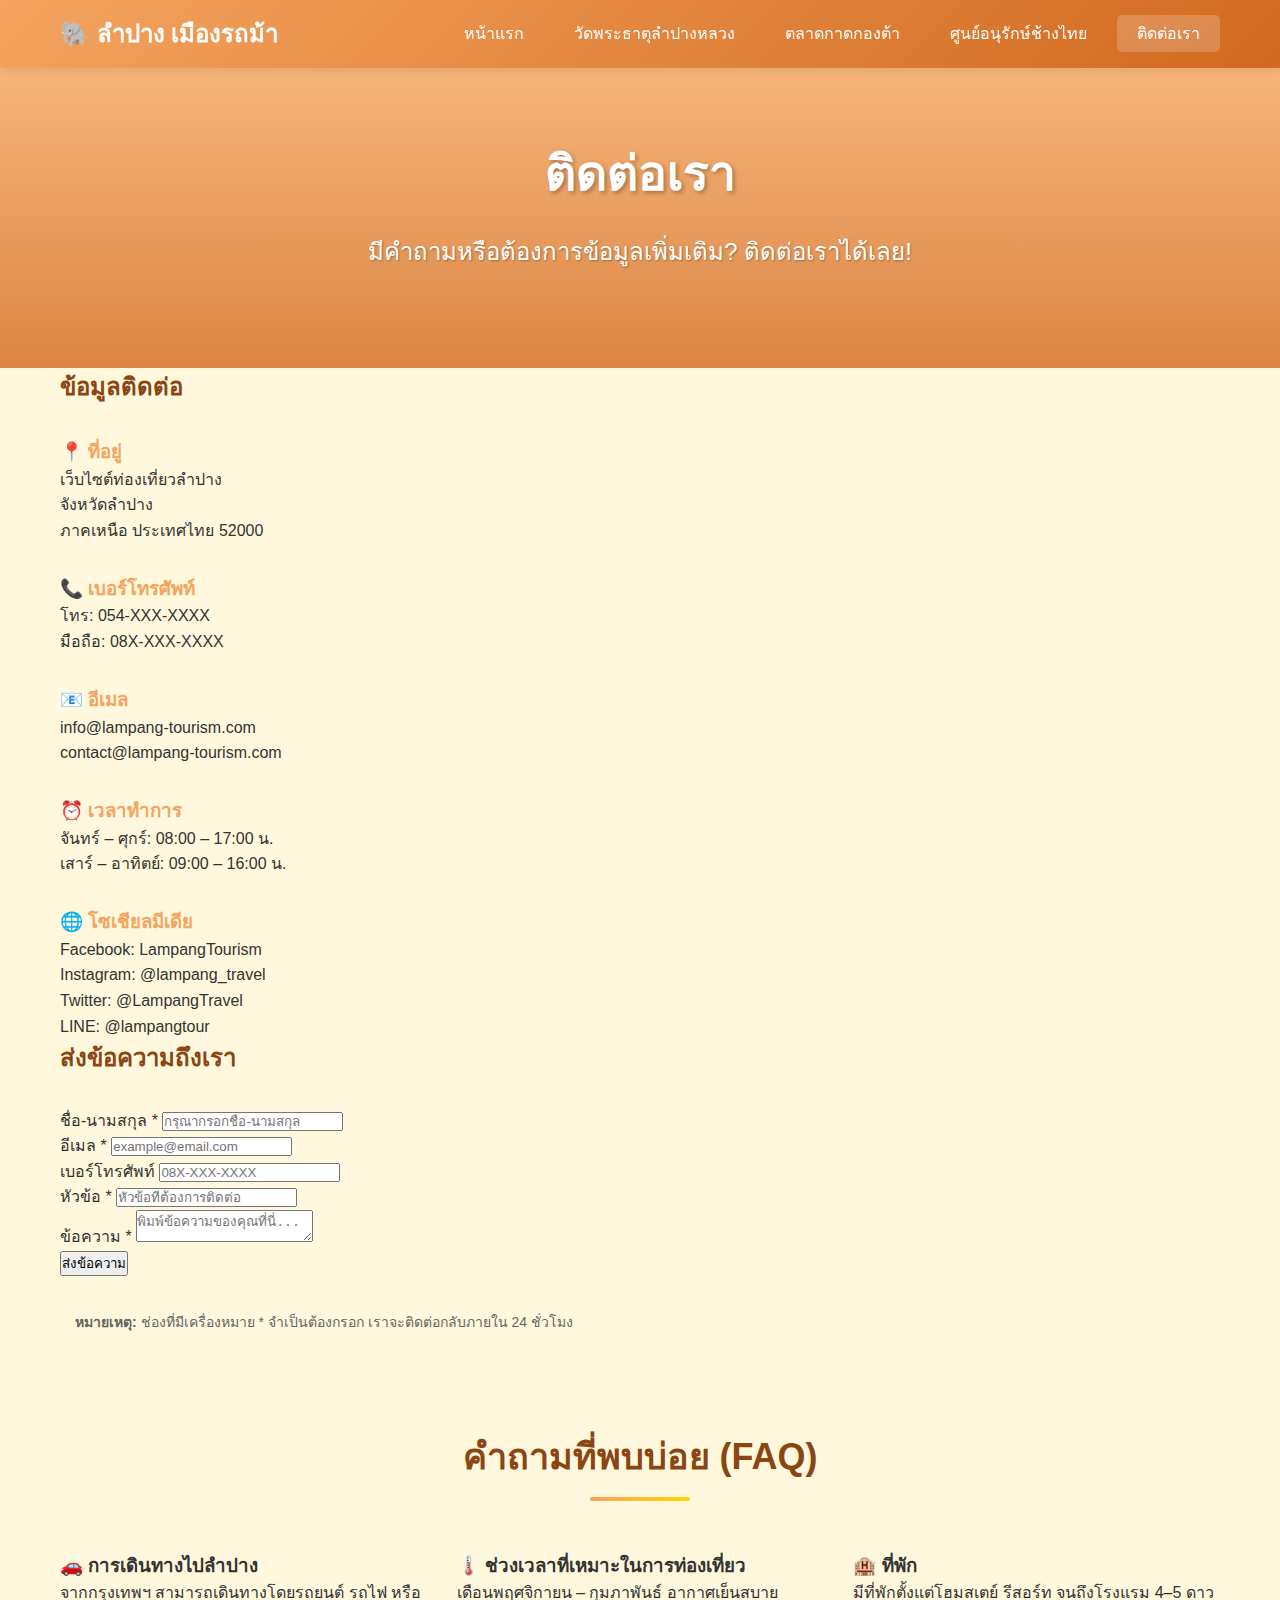
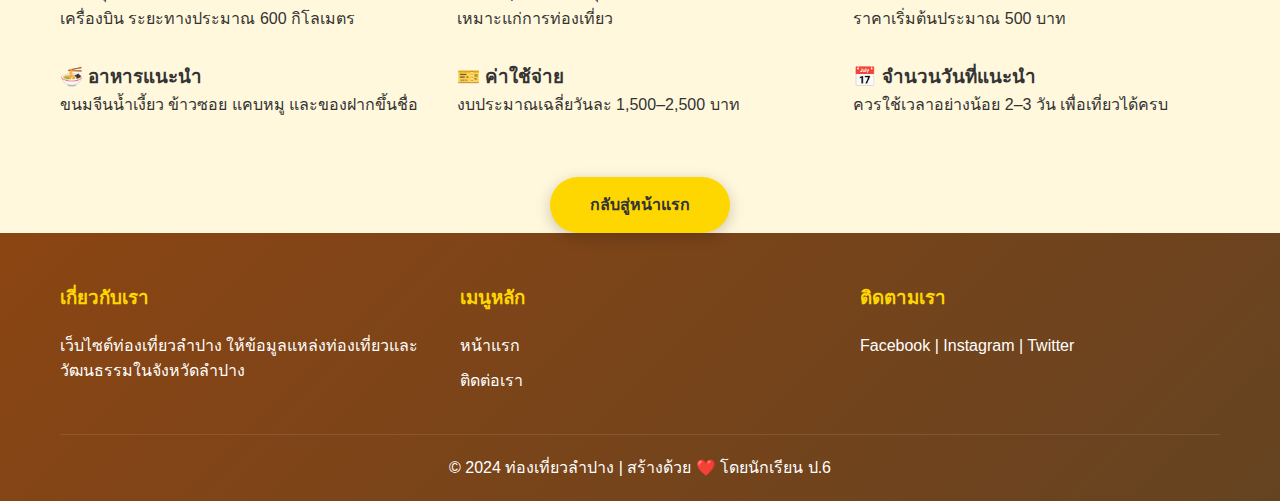
<file: contact.html>
<!DOCTYPE html>
<html lang="th">
<head>
    <meta charset="UTF-8">
    <meta name="viewport" content="width=device-width, initial-scale=1.0">
    <title>ติดต่อเรา - ท่องเที่ยวลำปาง</title>
    <link rel="stylesheet" href="styles.css">
</head>

<body>

<!-- Header และ Navigation -->
<header>
    <div class="container">
        <div class="logo">
            <h1>🐘 ลำปาง เมืองรถม้า</h1>
        </div>
        <nav>
            <ul>
                <li><a href="index.html">หน้าแรก</a></li>
                <li><a href="wat-phra-that.html">วัดพระธาตุลำปางหลวง</a></li>
                <li><a href="kad-kong-ta.html">ตลาดกาดกองต้า</a></li>
                <li><a href="elephant-center.html">ศูนย์อนุรักษ์ช้างไทย</a></li>
                <li><a href="contact.html" class="active">ติดต่อเรา</a></li>
            </ul>
        </nav>
    </div>
</header>

<!-- Hero Section -->
<section class="hero" style="height:300px; background-image: linear-gradient(rgba(244,164,96,0.8), rgba(210,105,30,0.8)), url('https://images.unsplash.com/photo-1423666639041-f56000c27a9a?w=1600&h=400&fit=crop');">
    <div class="hero-content">
        <h2>ติดต่อเรา</h2>
        <p>มีคำถามหรือต้องการข้อมูลเพิ่มเติม? ติดต่อเราได้เลย!</p>
    </div>
</section>

<!-- Contact Section -->
<section class="contact-section">
    <div class="container">
        <div class="contact-container">

            <!-- ข้อมูลติดต่อ -->
            <div class="contact-info">
                <h2 style="color:#8B4513; margin-bottom:30px;">ข้อมูลติดต่อ</h2>

                <div style="margin-bottom:30px;">
                    <h3 style="color:#F4A460;">📍 ที่อยู่</h3>
                    <p>
                        เว็บไซต์ท่องเที่ยวลำปาง<br>
                        จังหวัดลำปาง<br>
                        ภาคเหนือ ประเทศไทย 52000
                    </p>
                </div>

                <div style="margin-bottom:30px;">
                    <h3 style="color:#F4A460;">📞 เบอร์โทรศัพท์</h3>
                    <p>
                        โทร: 054-XXX-XXXX<br>
                        มือถือ: 08X-XXX-XXXX
                    </p>
                </div>

                <div style="margin-bottom:30px;">
                    <h3 style="color:#F4A460;">📧 อีเมล</h3>
                    <p>
                        info@lampang-tourism.com<br>
                        contact@lampang-tourism.com
                    </p>
                </div>

                <div style="margin-bottom:30px;">
                    <h3 style="color:#F4A460;">⏰ เวลาทำการ</h3>
                    <p>
                        จันทร์ – ศุกร์: 08:00 – 17:00 น.<br>
                        เสาร์ – อาทิตย์: 09:00 – 16:00 น.
                    </p>
                </div>

                <div>
                    <h3 style="color:#F4A460;">🌐 โซเชียลมีเดีย</h3>
                    <p>
                        Facebook: LampangTourism<br>
                        Instagram: @lampang_travel<br>
                        Twitter: @LampangTravel<br>
                        LINE: @lampangtour
                    </p>
                </div>
            </div>

            <!-- ฟอร์มติดต่อ -->
            <div class="contact-form">
                <h2 style="color:#8B4513; margin-bottom:30px;">ส่งข้อความถึงเรา</h2>

                <form>
                    <div class="form-group">
                        <label for="name">ชื่อ-นามสกุล *</label>
                        <input type="text" id="name" name="name" required placeholder="กรุณากรอกชื่อ-นามสกุล">
                    </div>

                    <div class="form-group">
                        <label for="email">อีเมล *</label>
                        <input type="email" id="email" name="email" required placeholder="example@email.com">
                    </div>

                    <div class="form-group">
                        <label for="phone">เบอร์โทรศัพท์</label>
                        <input type="tel" id="phone" name="phone" placeholder="08X-XXX-XXXX">
                    </div>

                    <div class="form-group">
                        <label for="subject">หัวข้อ *</label>
                        <input type="text" id="subject" name="subject" required placeholder="หัวข้อที่ต้องการติดต่อ">
                    </div>

                    <div class="form-group">
                        <label for="message">ข้อความ *</label>
                        <textarea id="message" name="message" required placeholder="พิมพ์ข้อความของคุณที่นี่..."></textarea>
                    </div>

                    <button type="submit" class="submit-btn">ส่งข้อความ</button>
                </form>

                <div style="margin-top:20px; padding:15px; background:#FFF8DC; border-radius:5px;">
                    <p style="font-size:14px; color:#666; margin:0;">
                        <strong>หมายเหตุ:</strong> ช่องที่มีเครื่องหมาย * จำเป็นต้องกรอก  
                        เราจะติดต่อกลับภายใน 24 ชั่วโมง
                    </p>
                </div>
            </div>

        </div>

        <!-- FAQ -->
        <div style="margin-top:80px;">
            <h2 class="section-title">คำถามที่พบบ่อย (FAQ)</h2>

            <div style="display:grid; grid-template-columns:repeat(auto-fit, minmax(300px,1fr)); gap:30px;">

                <div class="faq-box">
                    <h3>🚗 การเดินทางไปลำปาง</h3>
                    <p>จากกรุงเทพฯ สามารถเดินทางโดยรถยนต์ รถไฟ หรือเครื่องบิน ระยะทางประมาณ 600 กิโลเมตร</p>
                </div>

                <div class="faq-box">
                    <h3>🌡️ ช่วงเวลาที่เหมาะในการท่องเที่ยว</h3>
                    <p>เดือนพฤศจิกายน – กุมภาพันธ์ อากาศเย็นสบาย เหมาะแก่การท่องเที่ยว</p>
                </div>

                <div class="faq-box">
                    <h3>🏨 ที่พัก</h3>
                    <p>มีที่พักตั้งแต่โฮมสเตย์ รีสอร์ท จนถึงโรงแรม 4–5 ดาว ราคาเริ่มต้นประมาณ 500 บาท</p>
                </div>

                <div class="faq-box">
                    <h3>🍜 อาหารแนะนำ</h3>
                    <p>ขนมจีนน้ำเงี้ยว ข้าวซอย แคบหมู และของฝากขึ้นชื่อ</p>
                </div>

                <div class="faq-box">
                    <h3>🎫 ค่าใช้จ่าย</h3>
                    <p>งบประมาณเฉลี่ยวันละ 1,500–2,500 บาท</p>
                </div>

                <div class="faq-box">
                    <h3>📅 จำนวนวันที่แนะนำ</h3>
                    <p>ควรใช้เวลาอย่างน้อย 2–3 วัน เพื่อเที่ยวได้ครบ</p>
                </div>

            </div>
        </div>

        <!-- ปุ่มกลับ -->
        <div style="margin-top:60px; text-align:center;">
            <a href="index.html" class="btn">กลับสู่หน้าแรก</a>
        </div>

    </div>
</section>

<!-- Footer -->
<footer>
    <div class="container">
        <div class="footer-content">

            <div class="footer-section">
                <h3>เกี่ยวกับเรา</h3>
                <p>เว็บไซต์ท่องเที่ยวลำปาง ให้ข้อมูลแหล่งท่องเที่ยวและวัฒนธรรมในจังหวัดลำปาง</p>
            </div>

            <div class="footer-section">
                <h3>เมนูหลัก</h3>
                <ul>
                    <li><a href="index.html">หน้าแรก</a></li>
                    <li><a href="contact.html">ติดต่อเรา</a></li>
                </ul>
            </div>

            <div class="footer-section">
                <h3>ติดตามเรา</h3>
                <p>Facebook | Instagram | Twitter</p>
            </div>

        </div>

        <div class="footer-bottom">
            <p>&copy; 2024 ท่องเที่ยวลำปาง | สร้างด้วย ❤️ โดยนักเรียน ป.6</p>
        </div>
    </div>
</footer>

</body>
</html>
</file>
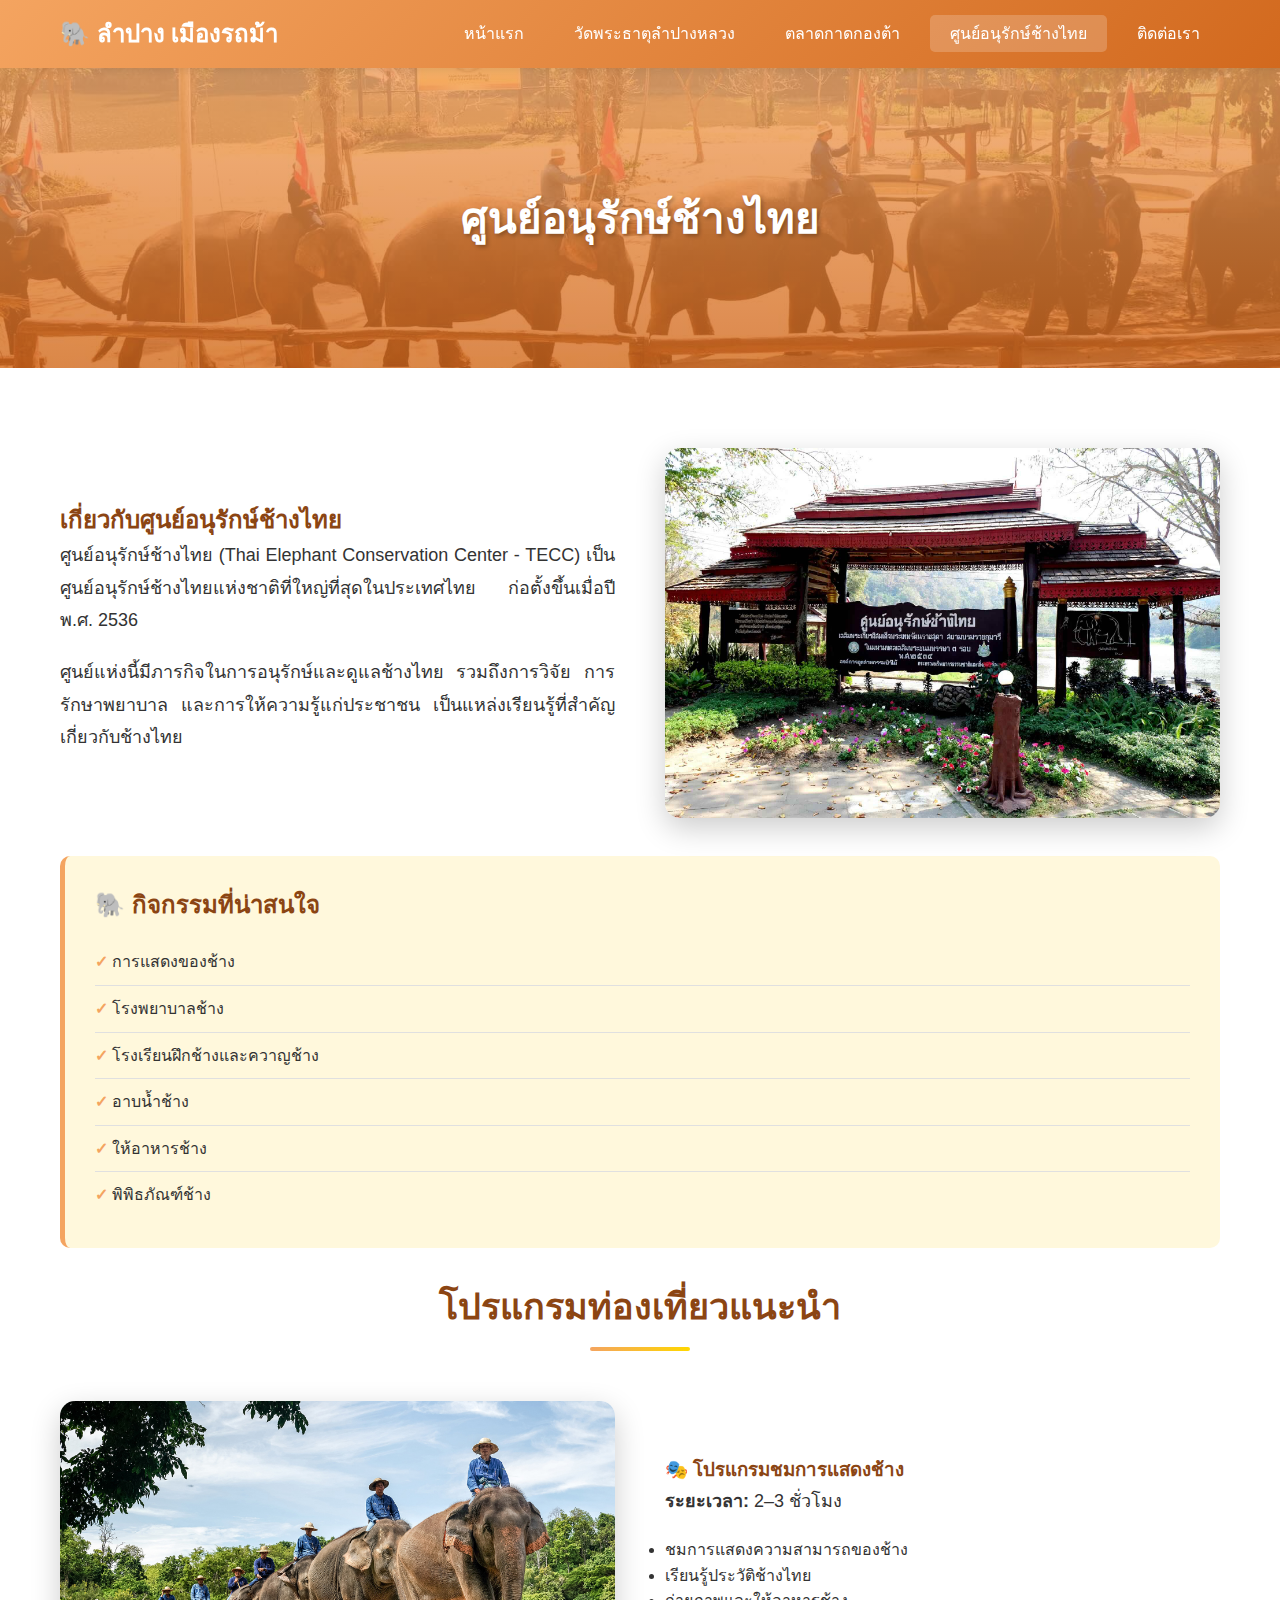
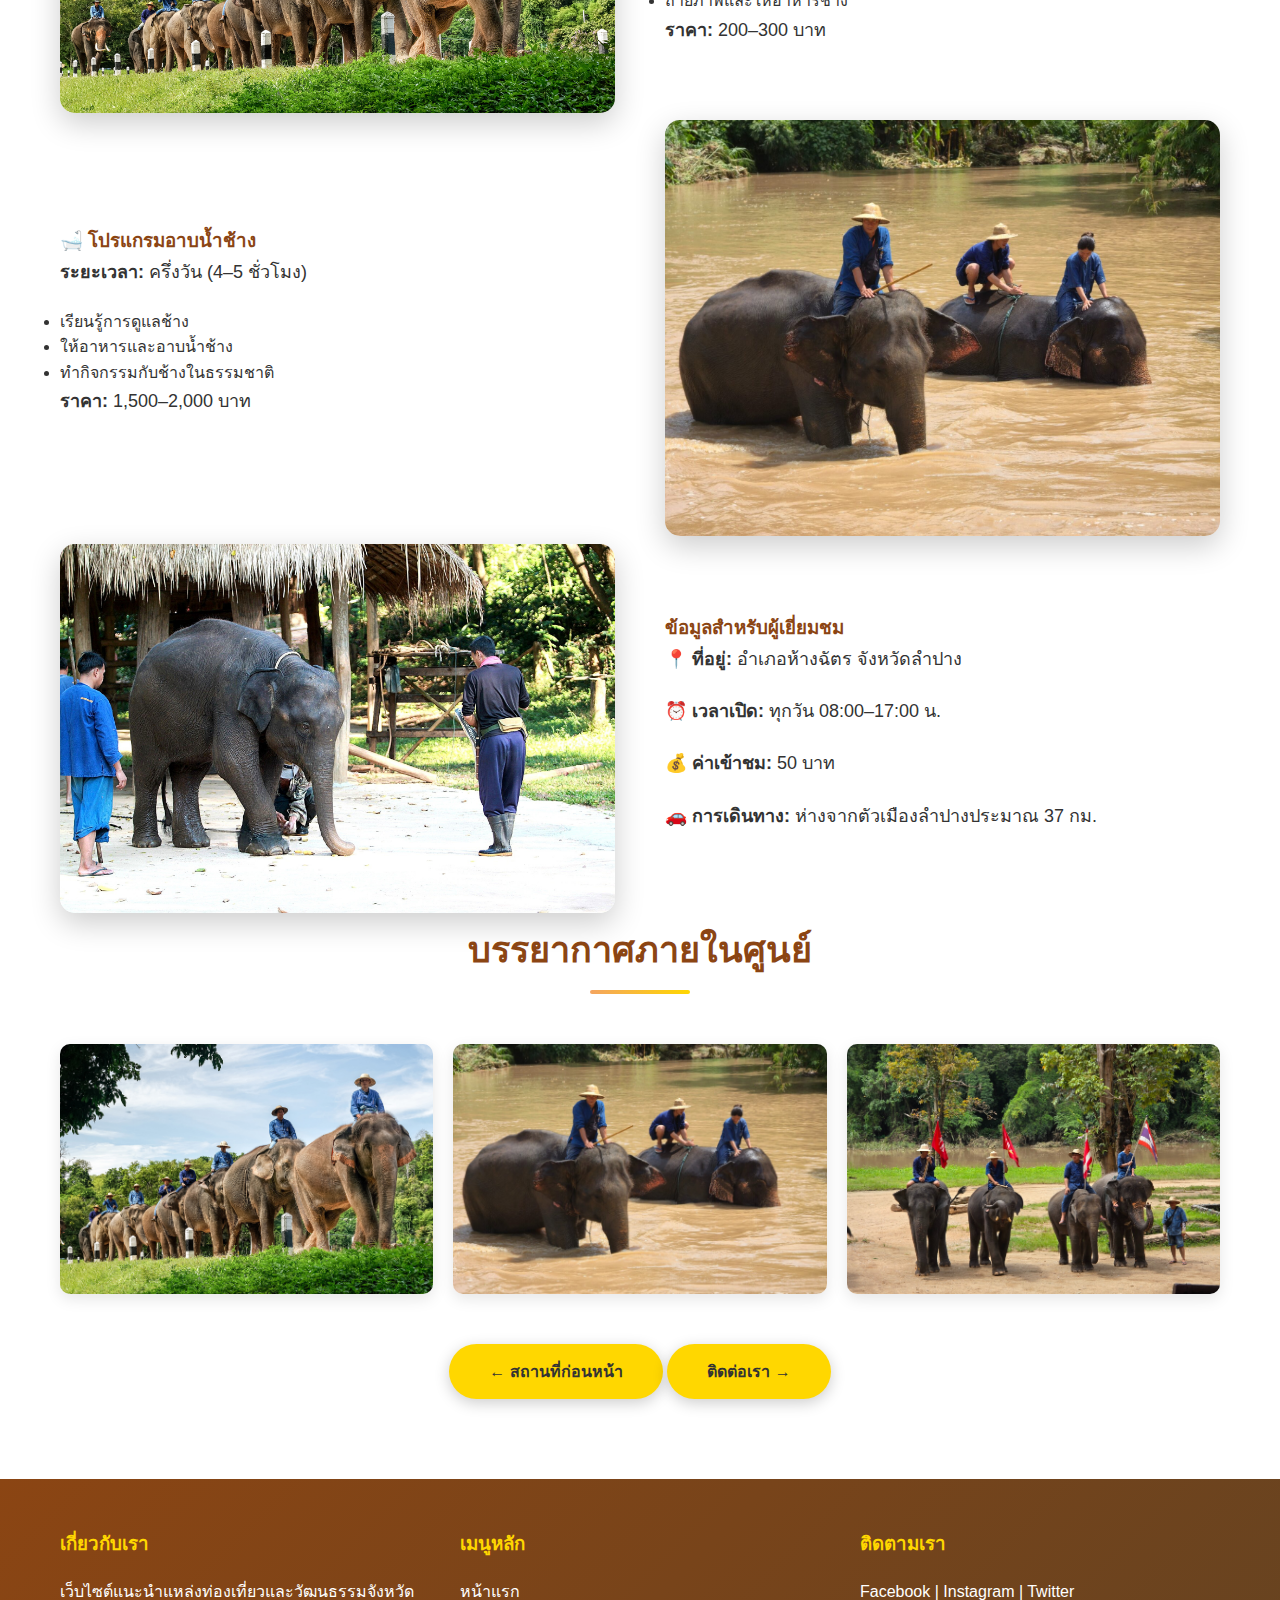
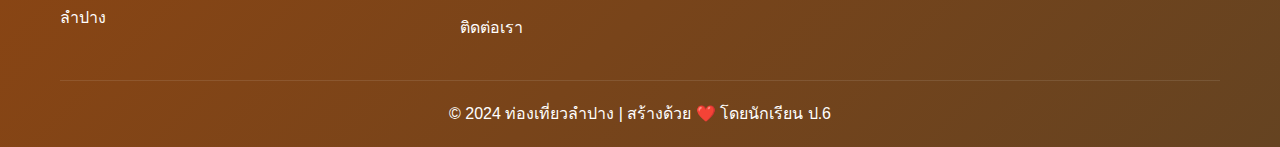
<file: elephant-center.html>
<!DOCTYPE html>
<html lang="th">
<head>
    <meta charset="UTF-8">
    <meta name="viewport" content="width=device-width, initial-scale=1.0">
    <title>ศูนย์อนุรักษ์ช้างไทย - ท่องเที่ยวลำปาง</title>
    <link rel="stylesheet" href="styles.css">
</head>

<body>

<!-- Header และ Navigation -->
<header>
    <div class="container">
        <div class="logo">
            <h1>🐘 ลำปาง เมืองรถม้า</h1>
        </div>
        <nav>
            <ul>
                <li><a href="index.html">หน้าแรก</a></li>
                <li><a href="wat-phra-that.html">วัดพระธาตุลำปางหลวง</a></li>
                <li><a href="kad-kong-ta.html">ตลาดกาดกองต้า</a></li>
                <li><a href="elephant-center.html" class="active">ศูนย์อนุรักษ์ช้างไทย</a></li>
                <li><a href="contact.html">ติดต่อเรา</a></li>
            </ul>
        </nav>
    </div>
</header>

<!-- Hero -->
<section class="detail-hero"
    style="background-image: linear-gradient(rgba(244,164,96,0.8), rgba(210,105,30,0.8)), url('images/changthai0.jpeg');">
    <h2>ศูนย์อนุรักษ์ช้างไทย</h2>
</section>

<!-- เนื้อหา -->
<section class="detail-content">
    <div class="container">

        <div class="content-wrapper">
            <div class="content-text">
                <h2 style="color:#8B4513;">เกี่ยวกับศูนย์อนุรักษ์ช้างไทย</h2>
                <p>
                    ศูนย์อนุรักษ์ช้างไทย (Thai Elephant Conservation Center - TECC)
                    เป็นศูนย์อนุรักษ์ช้างไทยแห่งชาติที่ใหญ่ที่สุดในประเทศไทย
                    ก่อตั้งขึ้นเมื่อปี พ.ศ. 2536
                </p>
                <p>
                    ศูนย์แห่งนี้มีภารกิจในการอนุรักษ์และดูแลช้างไทย
                    รวมถึงการวิจัย การรักษาพยาบาล
                    และการให้ความรู้แก่ประชาชน
                    เป็นแหล่งเรียนรู้ที่สำคัญเกี่ยวกับช้างไทย
                </p>
            </div>

            <div class="content-image">
                <img src="images/changthai01.jpeg" alt="ศูนย์อนุรักษ์ช้างไทย">
            </div>
        </div>

        <!-- กิจกรรม -->
        <div class="info-box">
            <h3>🐘 กิจกรรมที่น่าสนใจ</h3>
            <ul>
                <li>การแสดงของช้าง</li>
                <li>โรงพยาบาลช้าง</li>
                <li>โรงเรียนฝึกช้างและควาญช้าง</li>
                <li>อาบน้ำช้าง</li>
                <li>ให้อาหารช้าง</li>
                <li>พิพิธภัณฑ์ช้าง</li>
            </ul>
        </div>

        <!-- โปรแกรมแนะนำ -->
        <h2 class="section-title">โปรแกรมท่องเที่ยวแนะนำ</h2>

        <div class="content-wrapper">
            <div class="content-image">
                <img src="images/changthai1.jpg" alt="การแสดงช้าง">
            </div>
            <div class="content-text">
                <h3 style="color:#8B4513;">🎭 โปรแกรมชมการแสดงช้าง</h3>
                <p><strong>ระยะเวลา:</strong> 2–3 ชั่วโมง</p>
                <ul>
                    <li>ชมการแสดงความสามารถของช้าง</li>
                    <li>เรียนรู้ประวัติช้างไทย</li>
                    <li>ถ่ายภาพและให้อาหารช้าง</li>
                </ul>
                <p><strong>ราคา:</strong> 200–300 บาท</p>
            </div>
        </div>

        <div class="content-wrapper">
            <div class="content-text">
                <h3 style="color:#8B4513;">🛁 โปรแกรมอาบน้ำช้าง</h3>
                <p><strong>ระยะเวลา:</strong> ครึ่งวัน (4–5 ชั่วโมง)</p>
                <ul>
                    <li>เรียนรู้การดูแลช้าง</li>
                    <li>ให้อาหารและอาบน้ำช้าง</li>
                    <li>ทำกิจกรรมกับช้างในธรรมชาติ</li>
                </ul>
                <p><strong>ราคา:</strong> 1,500–2,000 บาท</p>
            </div>
            <div class="content-image">
                <img src="images/changthai2.jpg" alt="อาบน้ำช้าง">
            </div>
        </div>

        <!-- ข้อมูลผู้เข้าชม -->
        <div class="content-wrapper">
            <div class="content-image">
                <img src="images/changthai6.jpg" alt="ช้างน้อย">
            </div>
            <div class="content-text">
                <h3 style="color:#8B4513;">ข้อมูลสำหรับผู้เยี่ยมชม</h3>
                <p><strong>📍 ที่อยู่:</strong> อำเภอห้างฉัตร จังหวัดลำปาง</p>
                <p><strong>⏰ เวลาเปิด:</strong> ทุกวัน 08:00–17:00 น.</p>
                <p><strong>💰 ค่าเข้าชม:</strong> 50 บาท</p>
                <p><strong>🚗 การเดินทาง:</strong> ห่างจากตัวเมืองลำปางประมาณ 37 กม.</p>
            </div>
        </div>

        <!-- แกลเลอรี -->
        <h2 class="section-title">บรรยากาศภายในศูนย์</h2>
        <div class="gallery">
            <img src="images/changthai1.jpg" alt="ช้าง 1">
            <img src="images/changthai2.jpg" alt="ช้าง 2">
            <img src="images/changthai3.jpg" alt="ช้าง 3">
        </div>

        <!-- ปุ่มนำทาง -->
        <div style="text-align:center; margin-top:50px;">
            <a href="kad-kong-ta.html" class="btn">← สถานที่ก่อนหน้า</a>
            <a href="contact.html" class="btn">ติดต่อเรา →</a>
        </div>

    </div>
</section>

<!-- Footer -->
<footer>
    <div class="container">
        <div class="footer-content">
            <div class="footer-section">
                <h3>เกี่ยวกับเรา</h3>
                <p>เว็บไซต์แนะนำแหล่งท่องเที่ยวและวัฒนธรรมจังหวัดลำปาง</p>
            </div>
            <div class="footer-section">
                <h3>เมนูหลัก</h3>
                <ul>
                    <li><a href="index.html">หน้าแรก</a></li>
                    <li><a href="contact.html">ติดต่อเรา</a></li>
                </ul>
            </div>
            <div class="footer-section">
                <h3>ติดตามเรา</h3>
                <p>Facebook | Instagram | Twitter</p>
            </div>
        </div>
        <div class="footer-bottom">
            <p>&copy; 2024 ท่องเที่ยวลำปาง | สร้างด้วย ❤️ โดยนักเรียน ป.6</p>
        </div>
    </div>
</footer>

</body>
</html>
</file>
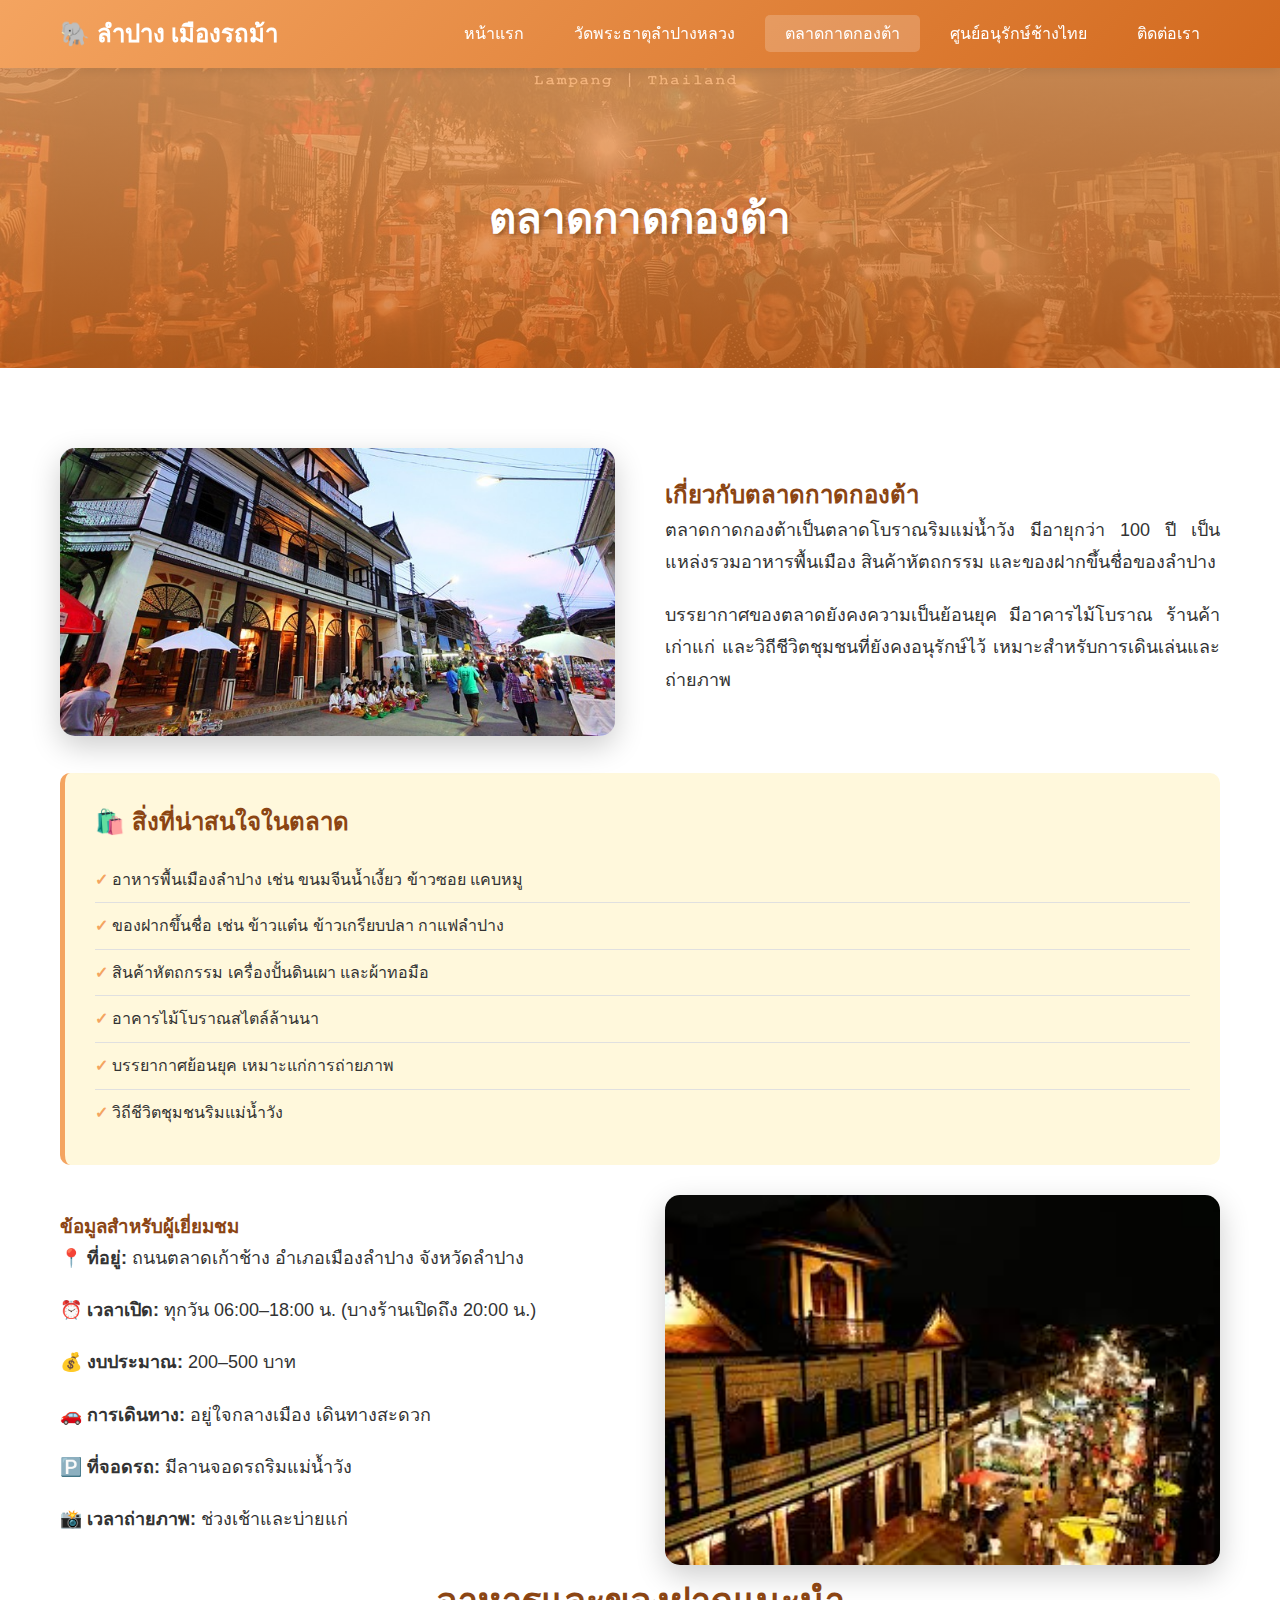
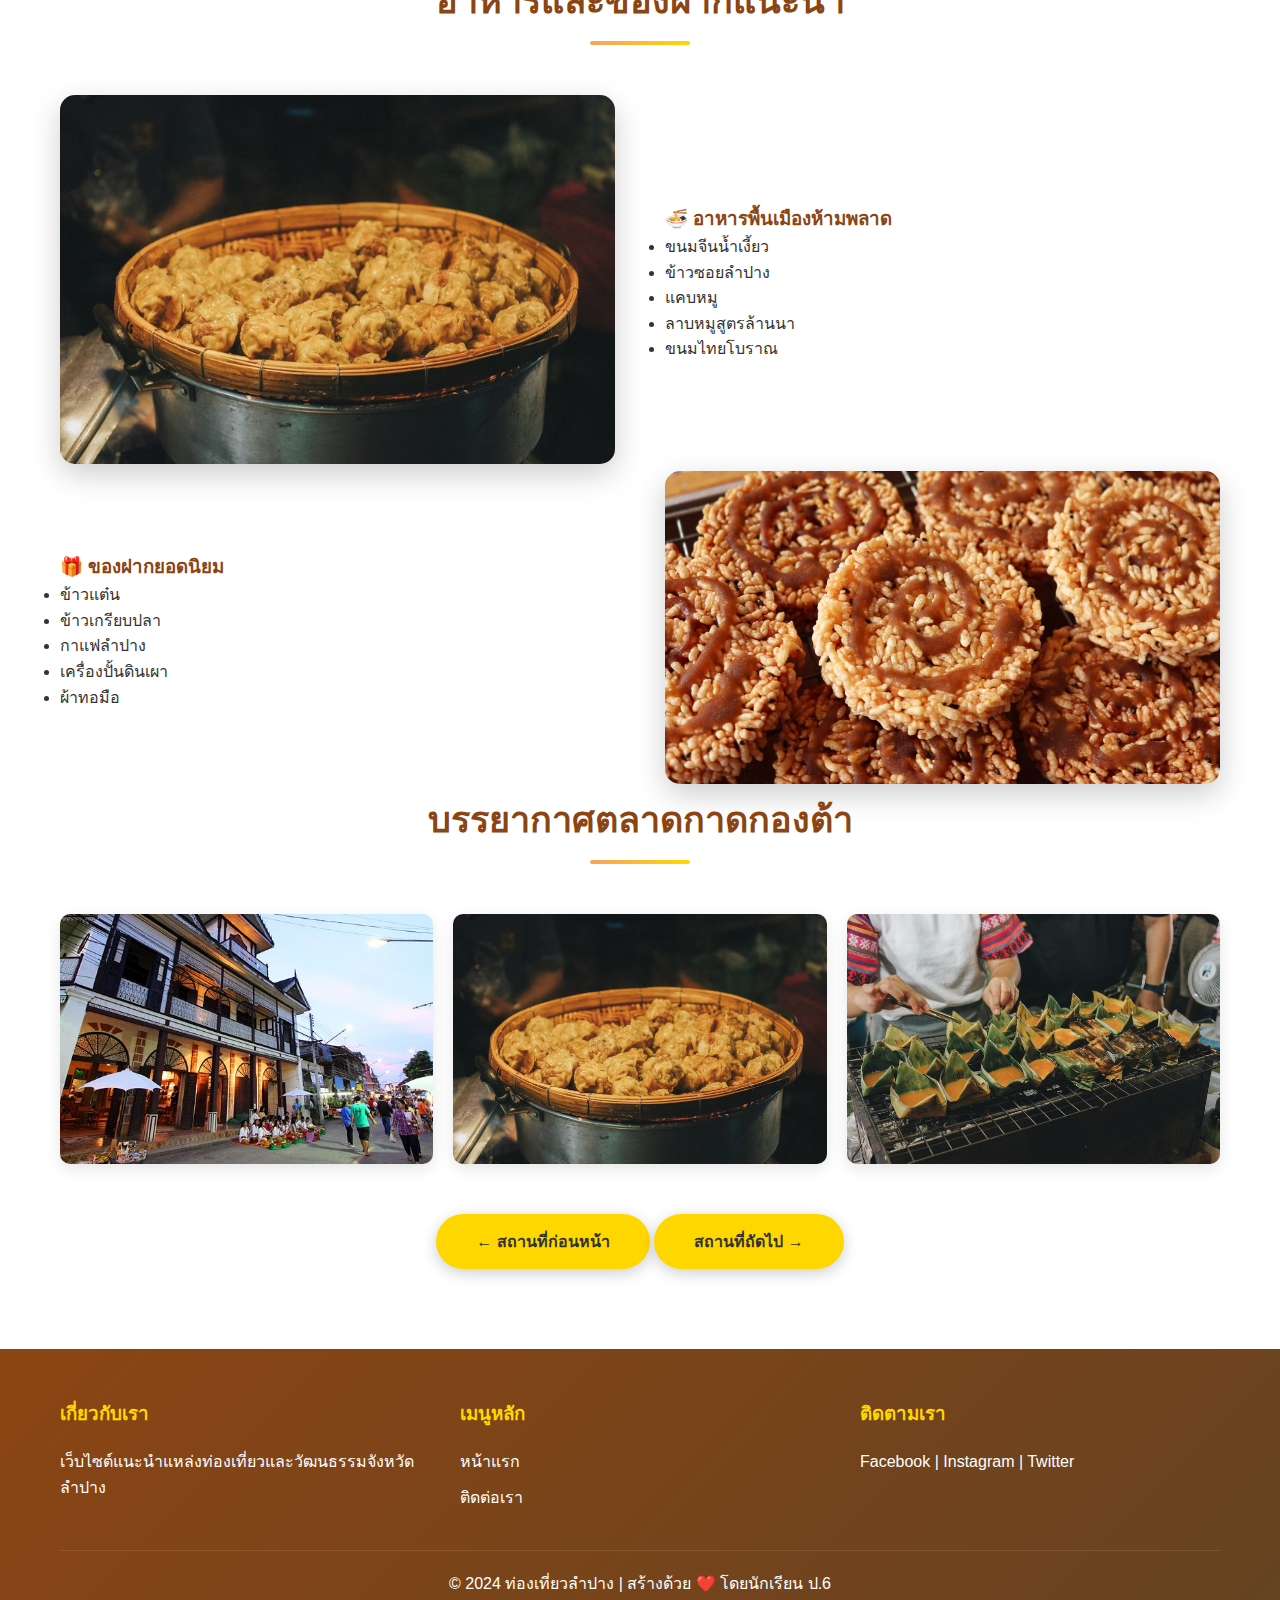
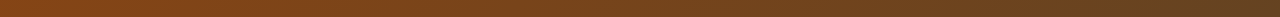
<file: kad-kong-ta.html>
<!DOCTYPE html>
<html lang="th">
<head>
    <meta charset="UTF-8">
    <meta name="viewport" content="width=device-width, initial-scale=1.0">
    <title>ตลาดกาดกองต้า - ท่องเที่ยวลำปาง</title>
    <link rel="stylesheet" href="styles.css">
</head>

<body>

<!-- Header และ Navigation -->
<header>
    <div class="container">
        <div class="logo">
            <h1>🐘 ลำปาง เมืองรถม้า</h1>
        </div>
        <nav>
            <ul>
                <li><a href="index.html">หน้าแรก</a></li>
                <li><a href="wat-phra-that.html">วัดพระธาตุลำปางหลวง</a></li>
                <li><a href="kad-kong-ta.html" class="active">ตลาดกาดกองต้า</a></li>
                <li><a href="elephant-center.html">ศูนย์อนุรักษ์ช้างไทย</a></li>
                <li><a href="contact.html">ติดต่อเรา</a></li>
            </ul>
        </nav>
    </div>
</header>

<!-- Hero -->
<section class="detail-hero"
    style="background-image: linear-gradient(rgba(244,164,96,0.8), rgba(210,105,30,0.8)), url('images/coverkongtamarket.jpg');">
    <h2>ตลาดกาดกองต้า</h2>
</section>

<!-- เนื้อหา -->
<section class="detail-content">
    <div class="container">

        <div class="content-wrapper">
            <div class="content-image">
                <img src="images/kongtamarket1.jpg" alt="ตลาดกาดกองต้า">
            </div>
            <div class="content-text">
                <h2 style="color:#8B4513;">เกี่ยวกับตลาดกาดกองต้า</h2>
                <p>
                    ตลาดกาดกองต้าเป็นตลาดโบราณริมแม่น้ำวัง
                    มีอายุกว่า 100 ปี
                    เป็นแหล่งรวมอาหารพื้นเมือง
                    สินค้าหัตถกรรม และของฝากขึ้นชื่อของลำปาง
                </p>
                <p>
                    บรรยากาศของตลาดยังคงความเป็นย้อนยุค
                    มีอาคารไม้โบราณ ร้านค้าเก่าแก่
                    และวิถีชีวิตชุมชนที่ยังคงอนุรักษ์ไว้
                    เหมาะสำหรับการเดินเล่นและถ่ายภาพ
                </p>
            </div>
        </div>

        <!-- ไฮไลท์ -->
        <div class="info-box">
            <h3>🛍️ สิ่งที่น่าสนใจในตลาด</h3>
            <ul>
                <li>อาหารพื้นเมืองลำปาง เช่น ขนมจีนน้ำเงี้ยว ข้าวซอย แคบหมู</li>
                <li>ของฝากขึ้นชื่อ เช่น ข้าวแต๋น ข้าวเกรียบปลา กาแฟลำปาง</li>
                <li>สินค้าหัตถกรรม เครื่องปั้นดินเผา และผ้าทอมือ</li>
                <li>อาคารไม้โบราณสไตล์ล้านนา</li>
                <li>บรรยากาศย้อนยุค เหมาะแก่การถ่ายภาพ</li>
                <li>วิถีชีวิตชุมชนริมแม่น้ำวัง</li>
            </ul>
        </div>

        <!-- ข้อมูลผู้เยี่ยมชม -->
        <div class="content-wrapper">
            <div class="content-text">
                <h3 style="color:#8B4513;">ข้อมูลสำหรับผู้เยี่ยมชม</h3>
                <p><strong>📍 ที่อยู่:</strong> ถนนตลาดเก้าช้าง อำเภอเมืองลำปาง จังหวัดลำปาง</p>
                <p><strong>⏰ เวลาเปิด:</strong> ทุกวัน 06:00–18:00 น. (บางร้านเปิดถึง 20:00 น.)</p>
                <p><strong>💰 งบประมาณ:</strong> 200–500 บาท</p>
                <p><strong>🚗 การเดินทาง:</strong> อยู่ใจกลางเมือง เดินทางสะดวก</p>
                <p><strong>🅿️ ที่จอดรถ:</strong> มีลานจอดรถริมแม่น้ำวัง</p>
                <p><strong>📸 เวลาถ่ายภาพ:</strong> ช่วงเช้าและบ่ายแก่</p>
            </div>
            <div class="content-image">
                <img src="images/kongtamarket3.jpg" alt="บรรยากาศตลาด">
            </div>
        </div>

        <!-- อาหารและของฝาก -->
        <h2 class="section-title">อาหารและของฝากแนะนำ</h2>

        <div class="content-wrapper">
            <div class="content-image">
                <img src="images/kongtamarket6.jpg" alt="อาหารพื้นเมือง">
            </div>
            <div class="content-text">
                <h3 style="color:#8B4513;">🍜 อาหารพื้นเมืองห้ามพลาด</h3>
                <ul>
                    <li>ขนมจีนน้ำเงี้ยว</li>
                    <li>ข้าวซอยลำปาง</li>
                    <li>แคบหมู</li>
                    <li>ลาบหมูสูตรล้านนา</li>
                    <li>ขนมไทยโบราณ</li>
                </ul>
            </div>
        </div>

        <div class="content-wrapper">
            <div class="content-text">
                <h3 style="color:#8B4513;">🎁 ของฝากยอดนิยม</h3>
                <ul>
                    <li>ข้าวแต๋น</li>
                    <li>ข้าวเกรียบปลา</li>
                    <li>กาแฟลำปาง</li>
                    <li>เครื่องปั้นดินเผา</li>
                    <li>ผ้าทอมือ</li>
                </ul>
            </div>
            <div class="content-image">
                <img src="images/kong0.jpg" alt="ของฝากลำปาง">
            </div>
        </div>

        <!-- แกลเลอรี -->
        <h2 class="section-title">บรรยากาศตลาดกาดกองต้า</h2>
        <div class="gallery">
            <img src="images/kongtamarket1.jpg" alt="ตลาด 1">
            <img src="images/kongtamarket6.jpg" alt="ตลาด 2">
            <img src="images/kongtamarket7.jpg" alt="อาหาร">
        </div>

        <!-- ปุ่มนำทาง -->
        <div style="text-align:center; margin-top:50px;">
            <a href="wat-phra-that.html" class="btn">← สถานที่ก่อนหน้า</a>
            <a href="elephant-center.html" class="btn">สถานที่ถัดไป →</a>
        </div>

    </div>
</section>

<!-- Footer -->
<footer>
    <div class="container">
        <div class="footer-content">
            <div class="footer-section">
                <h3>เกี่ยวกับเรา</h3>
                <p>เว็บไซต์แนะนำแหล่งท่องเที่ยวและวัฒนธรรมจังหวัดลำปาง</p>
            </div>
            <div class="footer-section">
                <h3>เมนูหลัก</h3>
                <ul>
                    <li><a href="index.html">หน้าแรก</a></li>
                    <li><a href="contact.html">ติดต่อเรา</a></li>
                </ul>
            </div>
            <div class="footer-section">
                <h3>ติดตามเรา</h3>
                <p>Facebook | Instagram | Twitter</p>
            </div>
        </div>
        <div class="footer-bottom">
            <p>&copy; 2024 ท่องเที่ยวลำปาง | สร้างด้วย ❤️ โดยนักเรียน ป.6</p>
        </div>
    </div>
</footer>

</body>
</html>
</file>
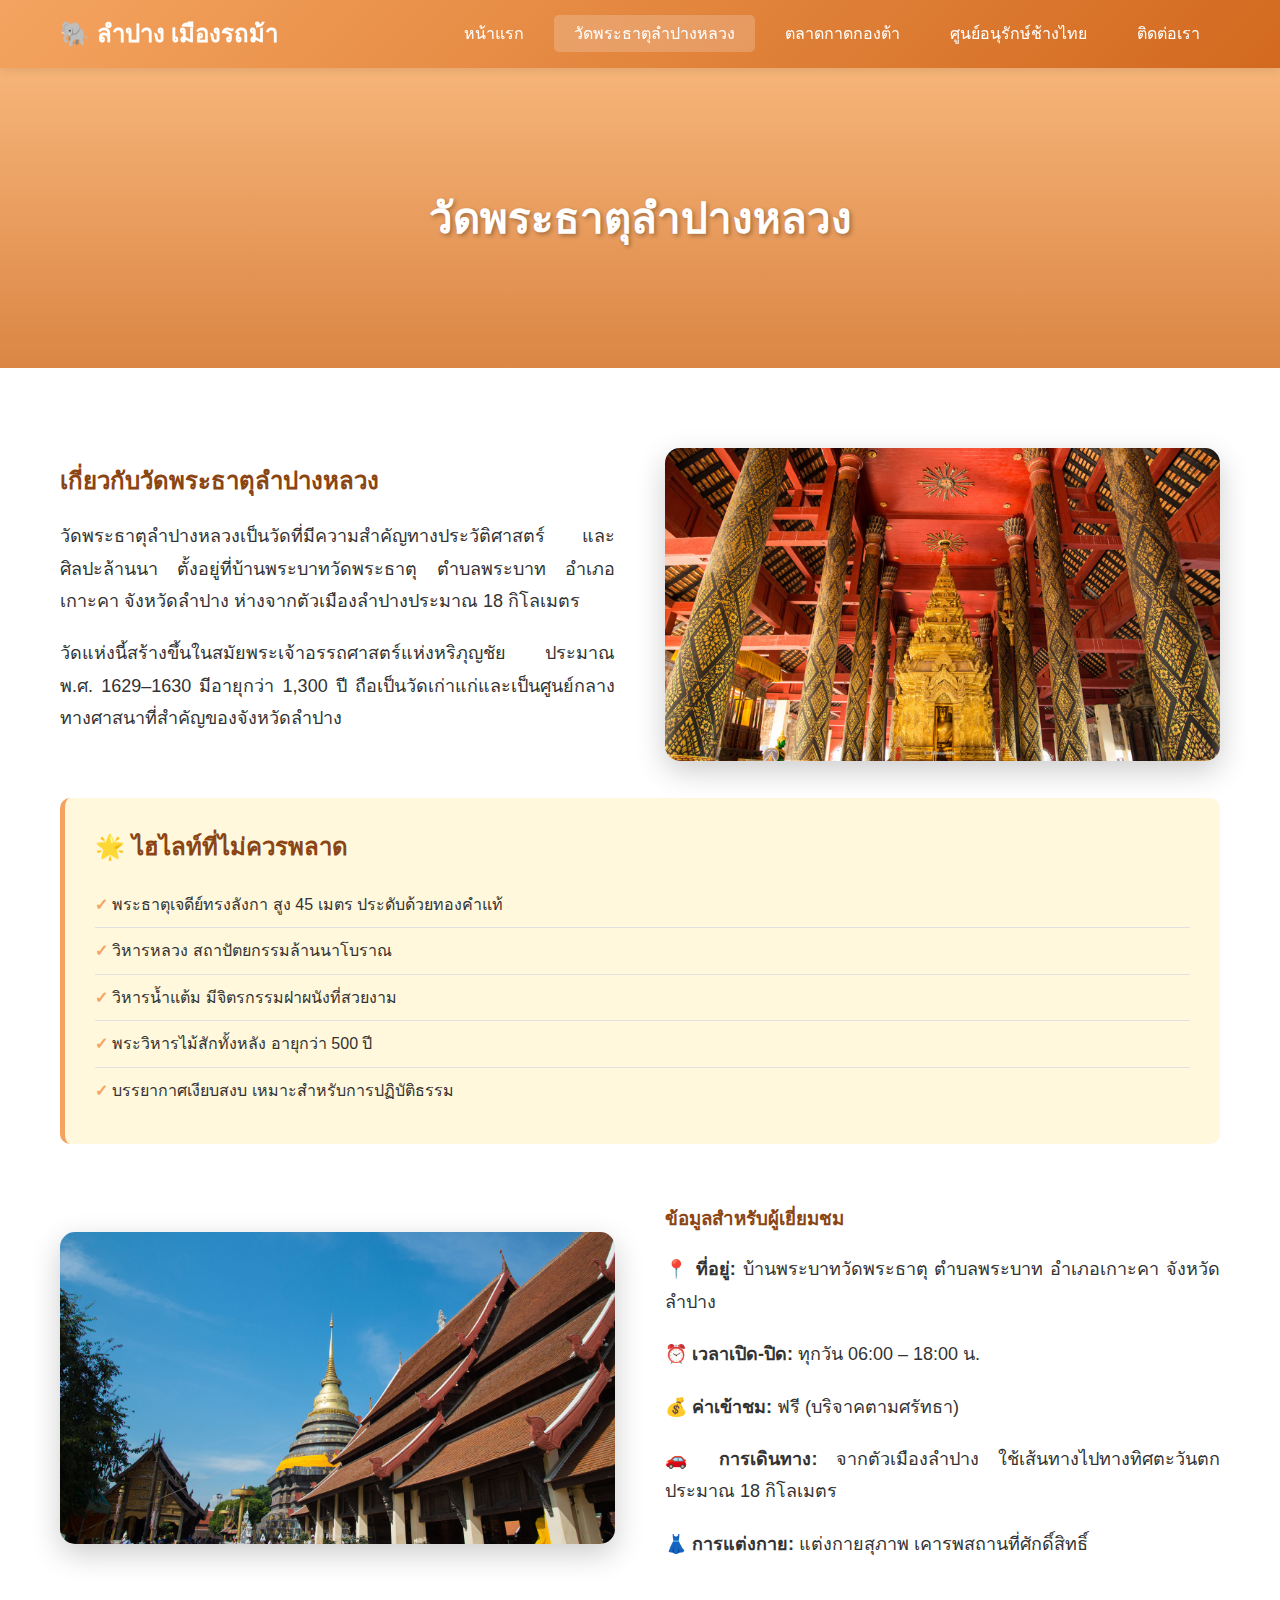
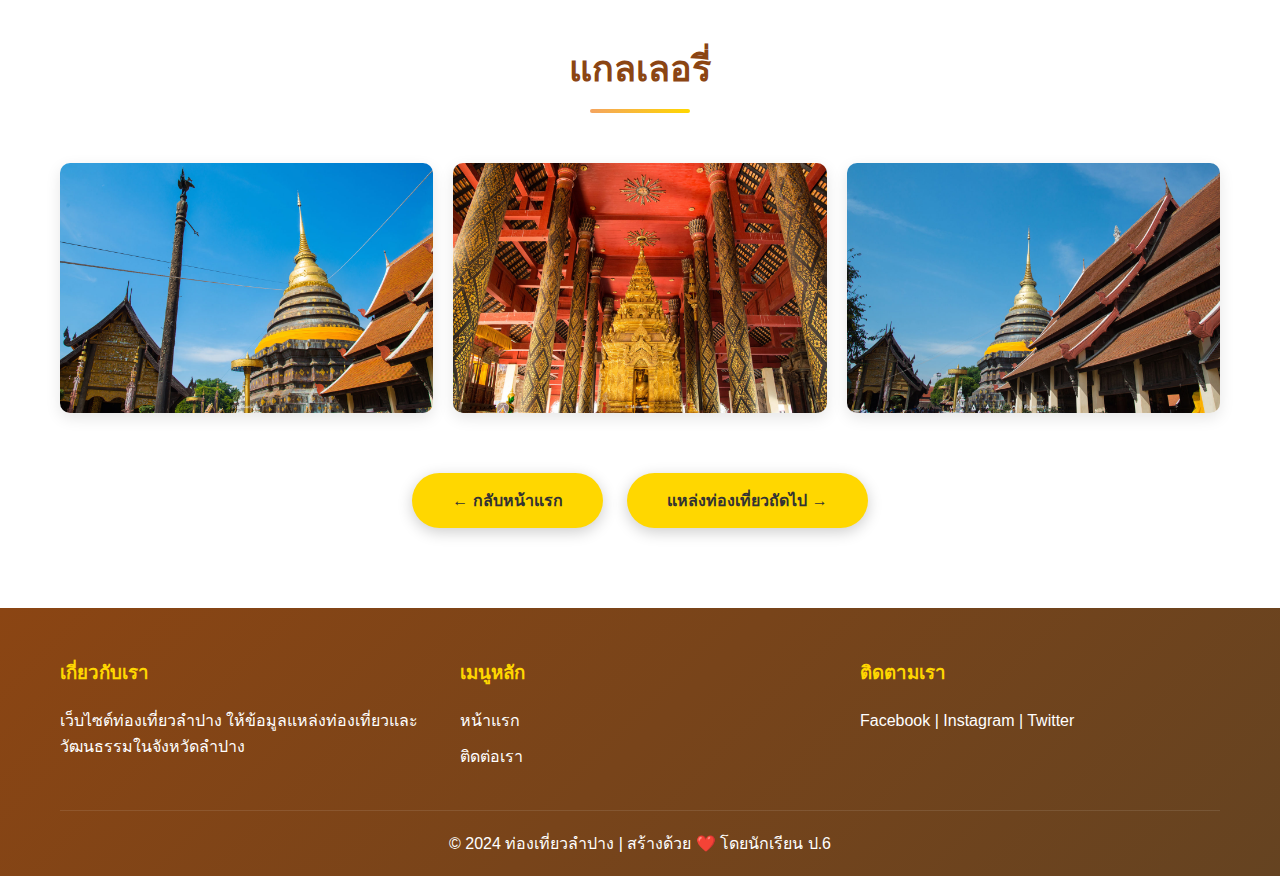
<file: wat-phra-that.html>
<!DOCTYPE html>
<html lang="th">
<head>
    <meta charset="UTF-8">
    <meta name="viewport" content="width=device-width, initial-scale=1.0">
    <title>วัดพระธาตุลำปางหลวง - ท่องเที่ยวลำปาง</title>
    <link rel="stylesheet" href="styles.css">
</head>

<body>

<!-- Header และ Navigation -->
<header>
    <div class="container">
        <div class="logo">
            <h1>🐘 ลำปาง เมืองรถม้า</h1>
        </div>
        <nav>
            <ul>
                <li><a href="index.html">หน้าแรก</a></li>
                <li><a href="wat-phra-that.html" class="active">วัดพระธาตุลำปางหลวง</a></li>
                <li><a href="kad-kong-ta.html">ตลาดกาดกองต้า</a></li>
                <li><a href="elephant-center.html">ศูนย์อนุรักษ์ช้างไทย</a></li>
                <li><a href="contact.html">ติดต่อเรา</a></li>
            </ul>
        </nav>
    </div>
</header>

<!-- Hero Section -->
<section class="detail-hero">
    <h2>วัดพระธาตุลำปางหลวง</h2>
</section>

<!-- เนื้อหารายละเอียด -->
<section class="detail-content">
    <div class="container">

        <div class="content-wrapper">
            <div class="content-text">
                <h2 style="color:#8B4513; margin-bottom:20px;">
                    เกี่ยวกับวัดพระธาตุลำปางหลวง
                </h2>
                <p>
                    วัดพระธาตุลำปางหลวงเป็นวัดที่มีความสำคัญทางประวัติศาสตร์
                    และศิลปะล้านนา ตั้งอยู่ที่บ้านพระบาทวัดพระธาตุ
                    ตำบลพระบาท อำเภอเกาะคา จังหวัดลำปาง
                    ห่างจากตัวเมืองลำปางประมาณ 18 กิโลเมตร
                </p>
                <p>
                    วัดแห่งนี้สร้างขึ้นในสมัยพระเจ้าอรรถศาสตร์แห่งหริภุญชัย
                    ประมาณ พ.ศ. 1629–1630 มีอายุกว่า 1,300 ปี
                    ถือเป็นวัดเก่าแก่และเป็นศูนย์กลางทางศาสนาที่สำคัญของจังหวัดลำปาง
                </p>
            </div>

            <div class="content-image">
                <img src="images/Watphrathatlampangluang2.jpg" alt="วัดพระธาตุลำปางหลวง">
            </div>
        </div>

        <!-- ไฮไลท์ -->
        <div class="info-box">
            <h3>🌟 ไฮไลท์ที่ไม่ควรพลาด</h3>
            <ul>
                <li>พระธาตุเจดีย์ทรงลังกา สูง 45 เมตร ประดับด้วยทองคำแท้</li>
                <li>วิหารหลวง สถาปัตยกรรมล้านนาโบราณ</li>
                <li>วิหารน้ำแต้ม มีจิตรกรรมฝาผนังที่สวยงาม</li>
                <li>พระวิหารไม้สักทั้งหลัง อายุกว่า 500 ปี</li>
                <li>บรรยากาศเงียบสงบ เหมาะสำหรับการปฏิบัติธรรม</li>
            </ul>
        </div>

        <!-- ข้อมูลผู้เข้าชม -->
        <div class="content-wrapper" style="margin-top:60px;">
            <div class="content-image">
                <img src="images/Watphrathatlampangluang3.jpg" alt="พระธาตุเจดีย์">
            </div>
            <div class="content-text">
                <h3 style="color:#8B4513; margin-bottom:20px;">
                    ข้อมูลสำหรับผู้เยี่ยมชม
                </h3>
                <p><strong>📍 ที่อยู่:</strong> บ้านพระบาทวัดพระธาตุ ตำบลพระบาท อำเภอเกาะคา จังหวัดลำปาง</p>
                <p><strong>⏰ เวลาเปิด-ปิด:</strong> ทุกวัน 06:00 – 18:00 น.</p>
                <p><strong>💰 ค่าเข้าชม:</strong> ฟรี (บริจาคตามศรัทธา)</p>
                <p><strong>🚗 การเดินทาง:</strong> จากตัวเมืองลำปาง ใช้เส้นทางไปทางทิศตะวันตก ประมาณ 18 กิโลเมตร</p>
                <p><strong>👗 การแต่งกาย:</strong> แต่งกายสุภาพ เคารพสถานที่ศักดิ์สิทธิ์</p>
            </div>
        </div>

        <!-- แกลเลอรี่ -->
        <div style="margin-top:60px;">
            <h2 class="section-title">แกลเลอรี่</h2>
            <div class="gallery">
                <img src="images/Watphrathatlampangluang.jpg" alt="วัดพระธาตุลำปางหลวง 1">
                <img src="images/Watphrathatlampangluang2.jpg" alt="วัดพระธาตุลำปางหลวง 2">
                <img src="images/Watphrathatlampangluang3.jpg" alt="วัดพระธาตุลำปางหลวง 3">
            </div>
        </div>

        <!-- ปุ่มนำทาง -->
        <div style="margin-top:60px; text-align:center;">
            <a href="index.html" class="btn" style="margin-right:20px;">← กลับหน้าแรก</a>
            <a href="kad-kong-ta.html" class="btn">แหล่งท่องเที่ยวถัดไป →</a>
        </div>

    </div>
</section>

<!-- Footer -->
<footer>
    <div class="container">
        <div class="footer-content">

            <div class="footer-section">
                <h3>เกี่ยวกับเรา</h3>
                <p>
                    เว็บไซต์ท่องเที่ยวลำปาง
                    ให้ข้อมูลแหล่งท่องเที่ยวและวัฒนธรรมในจังหวัดลำปาง
                </p>
            </div>

            <div class="footer-section">
                <h3>เมนูหลัก</h3>
                <ul>
                    <li><a href="index.html">หน้าแรก</a></li>
                    <li><a href="contact.html">ติดต่อเรา</a></li>
                </ul>
            </div>

            <div class="footer-section">
                <h3>ติดตามเรา</h3>
                <p>Facebook | Instagram | Twitter</p>
            </div>

        </div>

        <div class="footer-bottom">
            <p>&copy; 2024 ท่องเที่ยวลำปาง | สร้างด้วย ❤️ โดยนักเรียน ป.6</p>
        </div>
    </div>
</footer>

</body>
</html>
</file>
<file: styles.css>
/* ===============================
   ตั้งค่าพื้นฐาน
================================ */
* {
    margin: 0;
    padding: 0;
    box-sizing: border-box;
}

body {
    font-family: 'Segoe UI', Tahoma, Geneva, Verdana, sans-serif;
    line-height: 1.6;
    color: #333;
    background-color: #FFF8DC;
}

.container {
    max-width: 1200px;
    margin: 0 auto;
    padding: 0 20px;
}

/* ===============================
   Header และ Navigation
================================ */
header {
    background: linear-gradient(135deg, #F4A460 0%, #D2691E 100%);
    box-shadow: 0 2px 10px rgba(0,0,0,0.1);
    position: sticky;
    top: 0;
    z-index: 1000;
}

header .container {
    display: flex;
    justify-content: space-between;
    align-items: center;
    padding: 15px 20px;
}

.logo h1 {
    color: #fff;
    font-size: 24px;
    font-weight: bold;
}

nav ul {
    display: flex;
    list-style: none;
    gap: 10px;
}

nav ul li a {
    color: #fff;
    text-decoration: none;
    padding: 10px 20px;
    border-radius: 5px;
    font-weight: 500;
    transition: all 0.3s ease;
}

nav ul li a:hover,
nav ul li a.active {
    background-color: rgba(255,255,255,0.2);
    transform: translateY(-2px);
}

/* ===============================
   Hero Section
================================ */
.hero {
    background: linear-gradient(rgba(244,164,96,0.8), rgba(210,105,30,0.8)),
        url('images/lampang2.jpg') center/cover;
    height: 500px;
    display: flex;
    align-items: center;
    justify-content: center;
    text-align: center;
    color: #fff;
}

.hero-content h2 {
    font-size: 48px;
    margin-bottom: 20px;
    text-shadow: 2px 2px 4px rgba(0,0,0,0.3);
}

.hero-content p {
    font-size: 24px;
    margin-bottom: 30px;
    text-shadow: 1px 1px 2px rgba(0,0,0,0.3);
}

/* ===============================
   ปุ่ม (Button)
================================ */
.btn {
    display: inline-block;
    padding: 15px 40px;
    background-color: #FFD700;
    color: #333;
    text-decoration: none;
    border-radius: 50px;
    font-weight: bold;
    box-shadow: 0 4px 15px rgba(0,0,0,0.2);
    transition: all 0.3s ease;
}

.btn:hover {
    background-color: #FFA500;
    transform: translateY(-3px);
    box-shadow: 0 6px 20px rgba(0,0,0,0.3);
}

/* ===============================
   หัวข้อแต่ละ Section
================================ */
.section-title {
    text-align: center;
    font-size: 36px;
    color: #8B4513;
    margin-bottom: 50px;
    position: relative;
    padding-bottom: 15px;
}

.section-title::after {
    content: "";
    position: absolute;
    bottom: 0;
    left: 50%;
    transform: translateX(-50%);
    width: 100px;
    height: 4px;
    background: linear-gradient(90deg, #F4A460, #FFD700);
    border-radius: 2px;
}

/* ===============================
   เนื้อหาแบบสลับภาพ
================================ */
.content-wrapper {
    display: flex;
    align-items: center;
    gap: 50px;
}

.content-text {
    flex: 1;
}

.content-text p {
    font-size: 18px;
    margin-bottom: 20px;
    text-align: justify;
    line-height: 1.8;
}

.content-image {
    flex: 1;
}

.content-image img {
    width: 100%;
    border-radius: 15px;
    box-shadow: 0 10px 30px rgba(0,0,0,0.2);
    transition: transform 0.3s ease;
}

.content-image img:hover {
    transform: scale(1.05);
}

/* ===============================
   หน้าแสดงรายละเอียด (Detail Page)
================================ */
.detail-hero {
    background: linear-gradient(rgba(244,164,96,0.8), rgba(210,105,30,0.8)),
        url('https://images.unsplash.com/photo-1551882547-ff40c63fe5fa?w=1600&h=400&fit=crop')
        center/cover;
    height: 300px;
    display: flex;
    align-items: center;
    justify-content: center;
    color: #fff;
}

.detail-hero h2 {
    font-size: 42px;
    text-shadow: 2px 2px 4px rgba(0,0,0,0.3);
}

.detail-content {
    padding: 80px 0;
    background-color: #fff;
}

/* ===============================
   กล่องข้อมูล (Info Box)
================================ */
.info-box {
    background-color: #FFF8DC;
    padding: 30px;
    border-radius: 10px;
    border-left: 5px solid #F4A460;
    margin: 30px 0;
}

.info-box h3 {
    color: #8B4513;
    margin-bottom: 15px;
    font-size: 24px;
}

.info-box ul {
    list-style: none;
}

.info-box ul li {
    padding: 10px 0;
    border-bottom: 1px solid #e0e0e0;
    font-size: 16px;
}

.info-box ul li:last-child {
    border-bottom: none;
}

.info-box ul li::before {
    content: "✓ ";
    color: #F4A460;
    font-weight: bold;
}

/* ===============================
   แกลเลอรีรูปภาพ
================================ */
.gallery {
    display: grid;
    grid-template-columns: repeat(auto-fit, minmax(300px, 1fr));
    gap: 20px;
    margin-top: 40px;
}

.gallery img {
    width: 100%;
    height: 250px;
    object-fit: cover;
    border-radius: 10px;
    box-shadow: 0 5px 15px rgba(0,0,0,0.1);
    transition: transform 0.3s ease;
}

.gallery img:hover {
    transform: scale(1.05);
}

/* ===============================
   Footer
================================ */
footer {
    background: linear-gradient(135deg, #8B4513 0%, #654321 100%);
    color: #fff;
    padding: 50px 0 20px;
}

.footer-content {
    display: grid;
    grid-template-columns: repeat(auto-fit, minmax(250px, 1fr));
    gap: 40px;
    margin-bottom: 30px;
}

.footer-section h3 {
    color: #FFD700;
    margin-bottom: 20px;
}

.footer-section ul {
    list-style: none;
}

.footer-section ul li {
    margin-bottom: 10px;
}

.footer-section ul li a {
    color: #fff;
    text-decoration: none;
}

.footer-section ul li a:hover {
    color: #FFD700;
}

.footer-bottom {
    text-align: center;
    padding-top: 20px;
    border-top: 1px solid rgba(255,255,255,0.1);
}

/* ===============================
   Responsive Design
================================ */
@media (max-width: 768px) {

    header .container {
        flex-direction: column;
        gap: 15px;
    }

    nav ul {
        flex-wrap: wrap;
        justify-content: center;
    }

    .hero-content h2 {
        font-size: 32px;
    }

    .hero-content p {
        font-size: 18px;
    }

    .content-wrapper {
        flex-direction: column;
    }

    .section-title {
        font-size: 28px;
    }

    .gallery {
        grid-template-columns: 1fr;
    }
}
</file>
